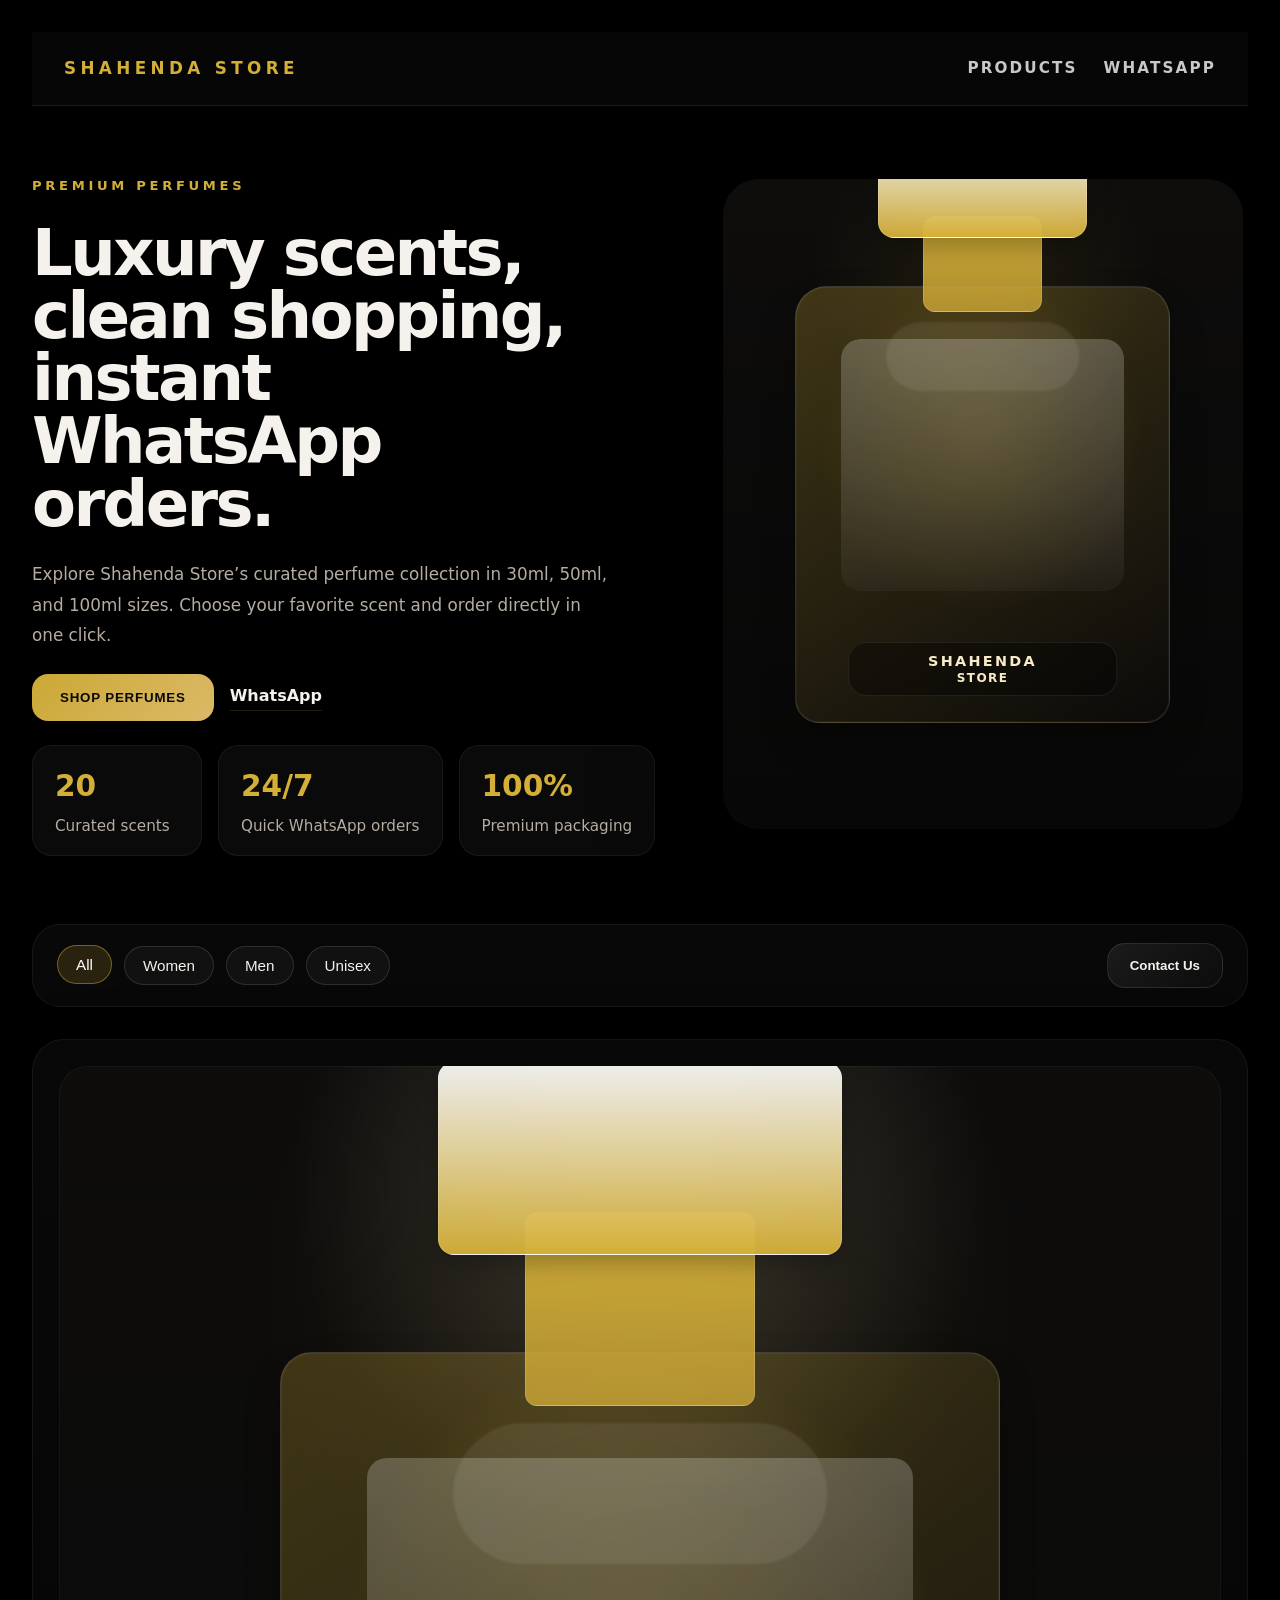
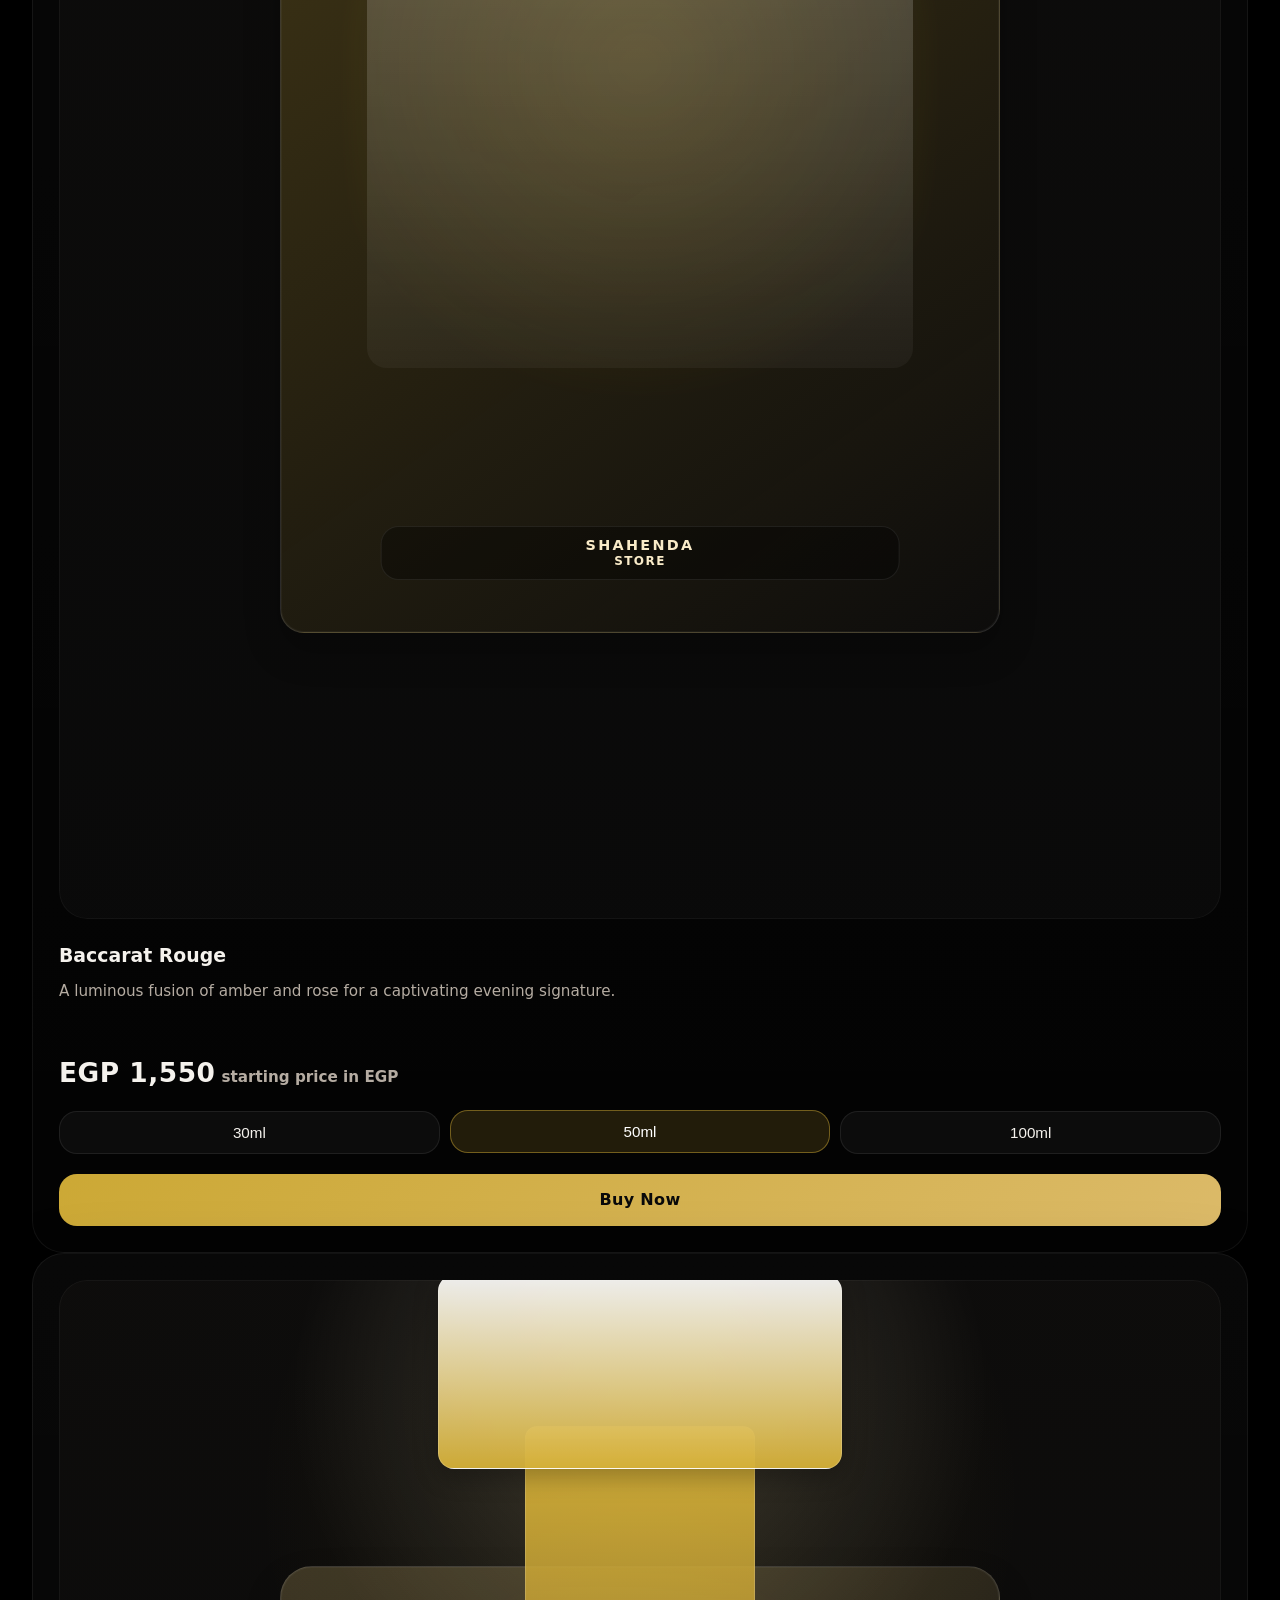
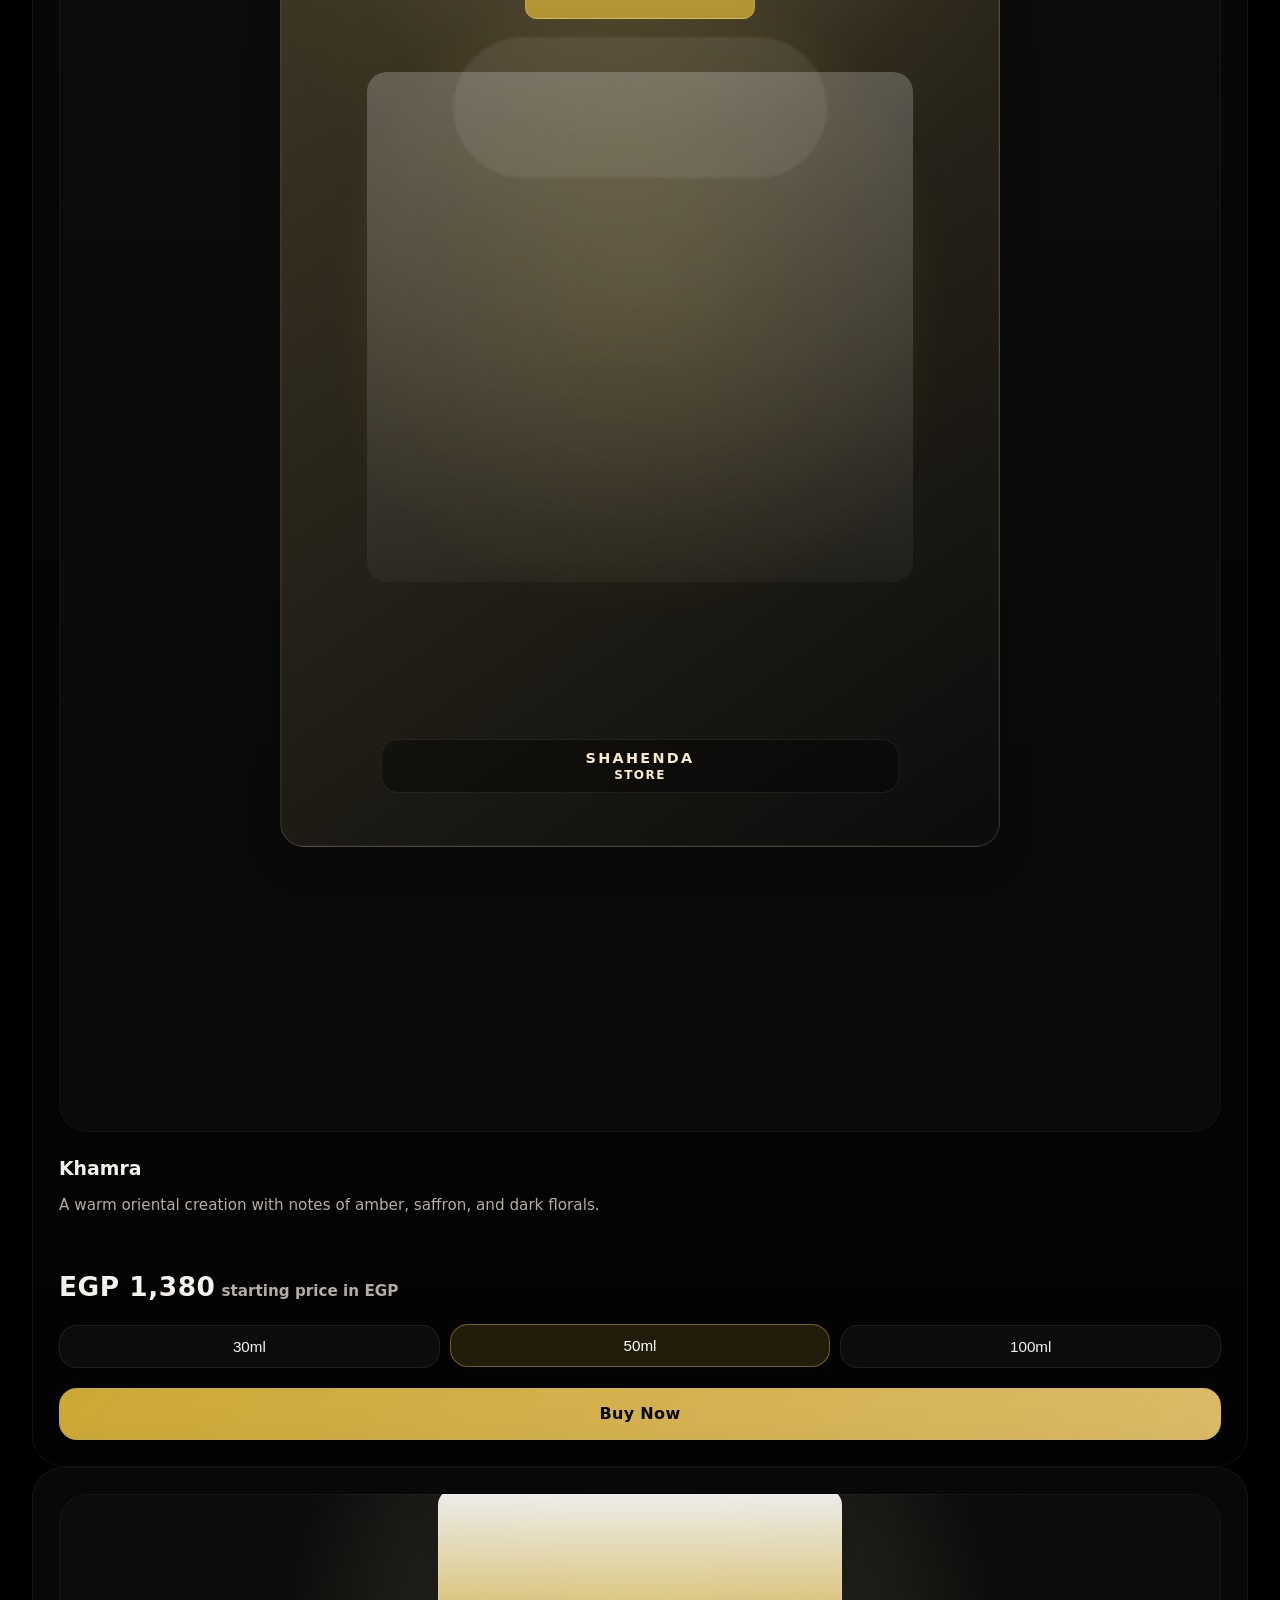
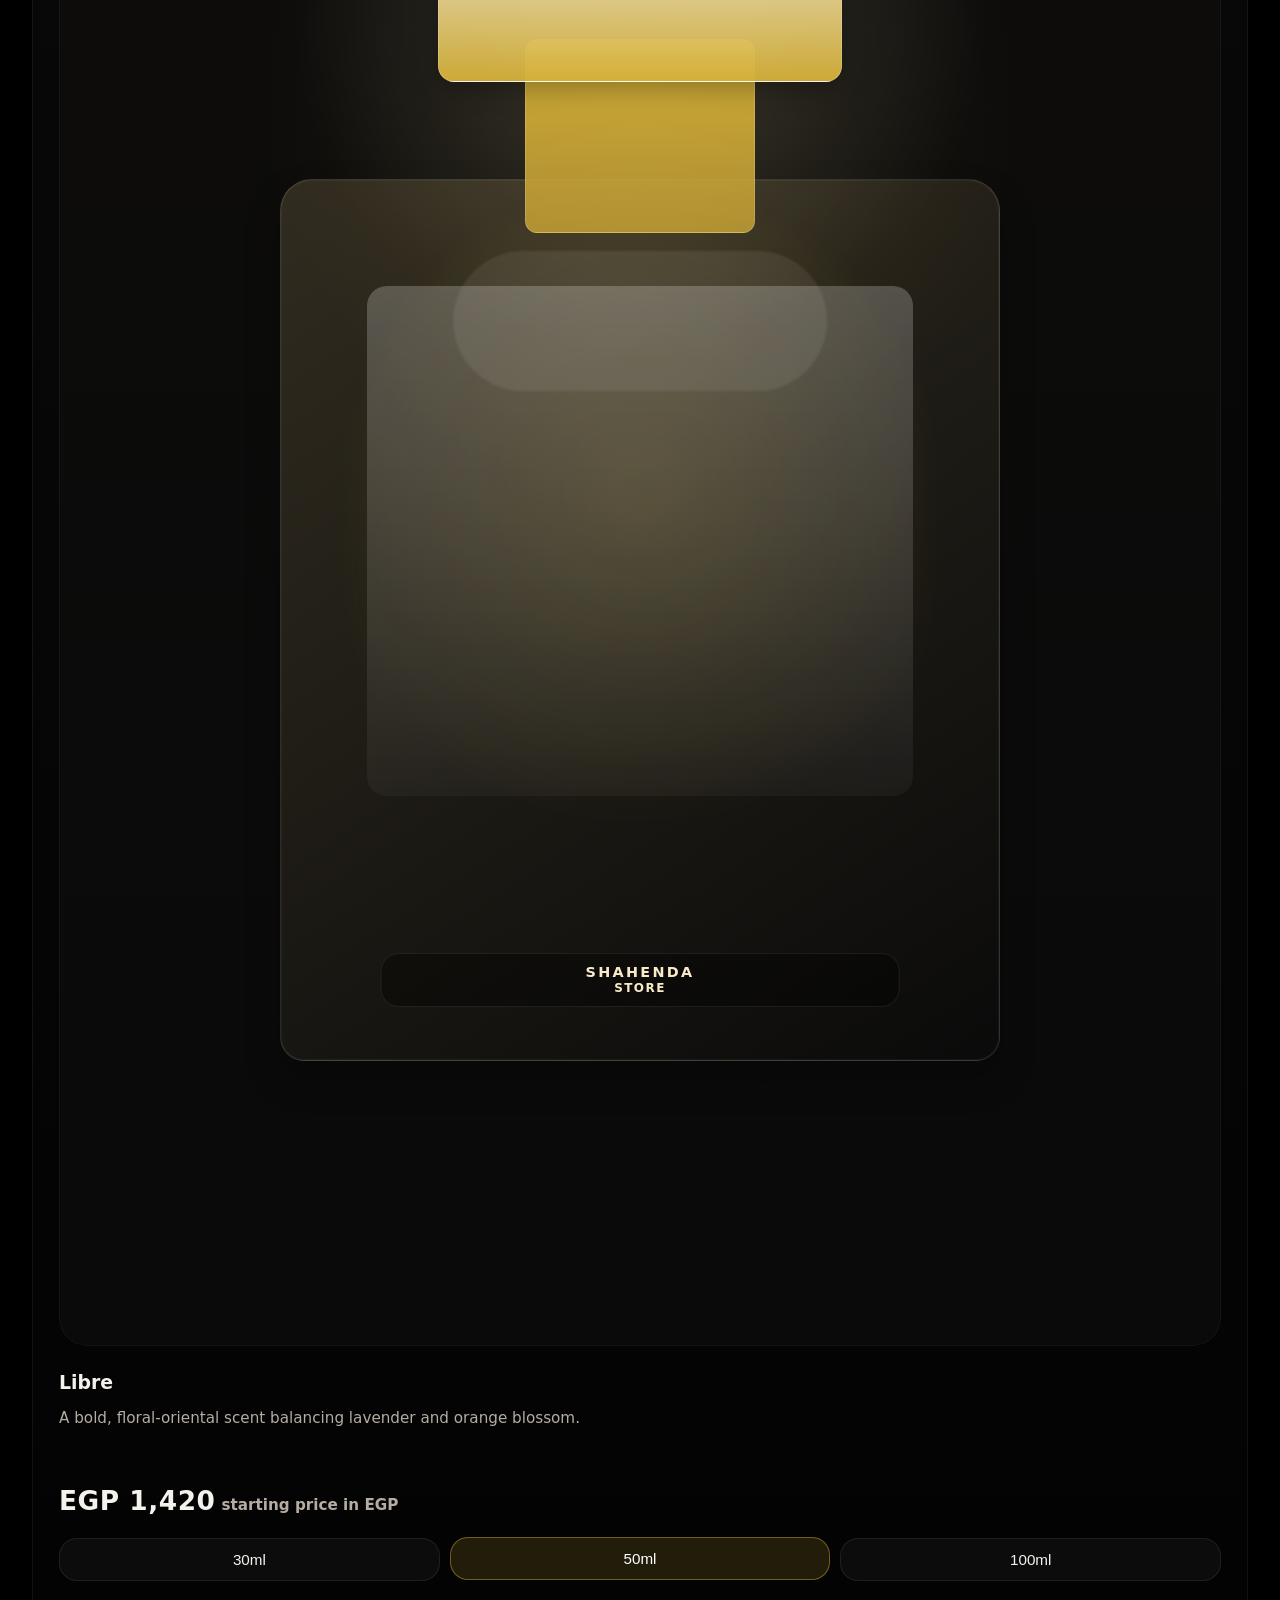
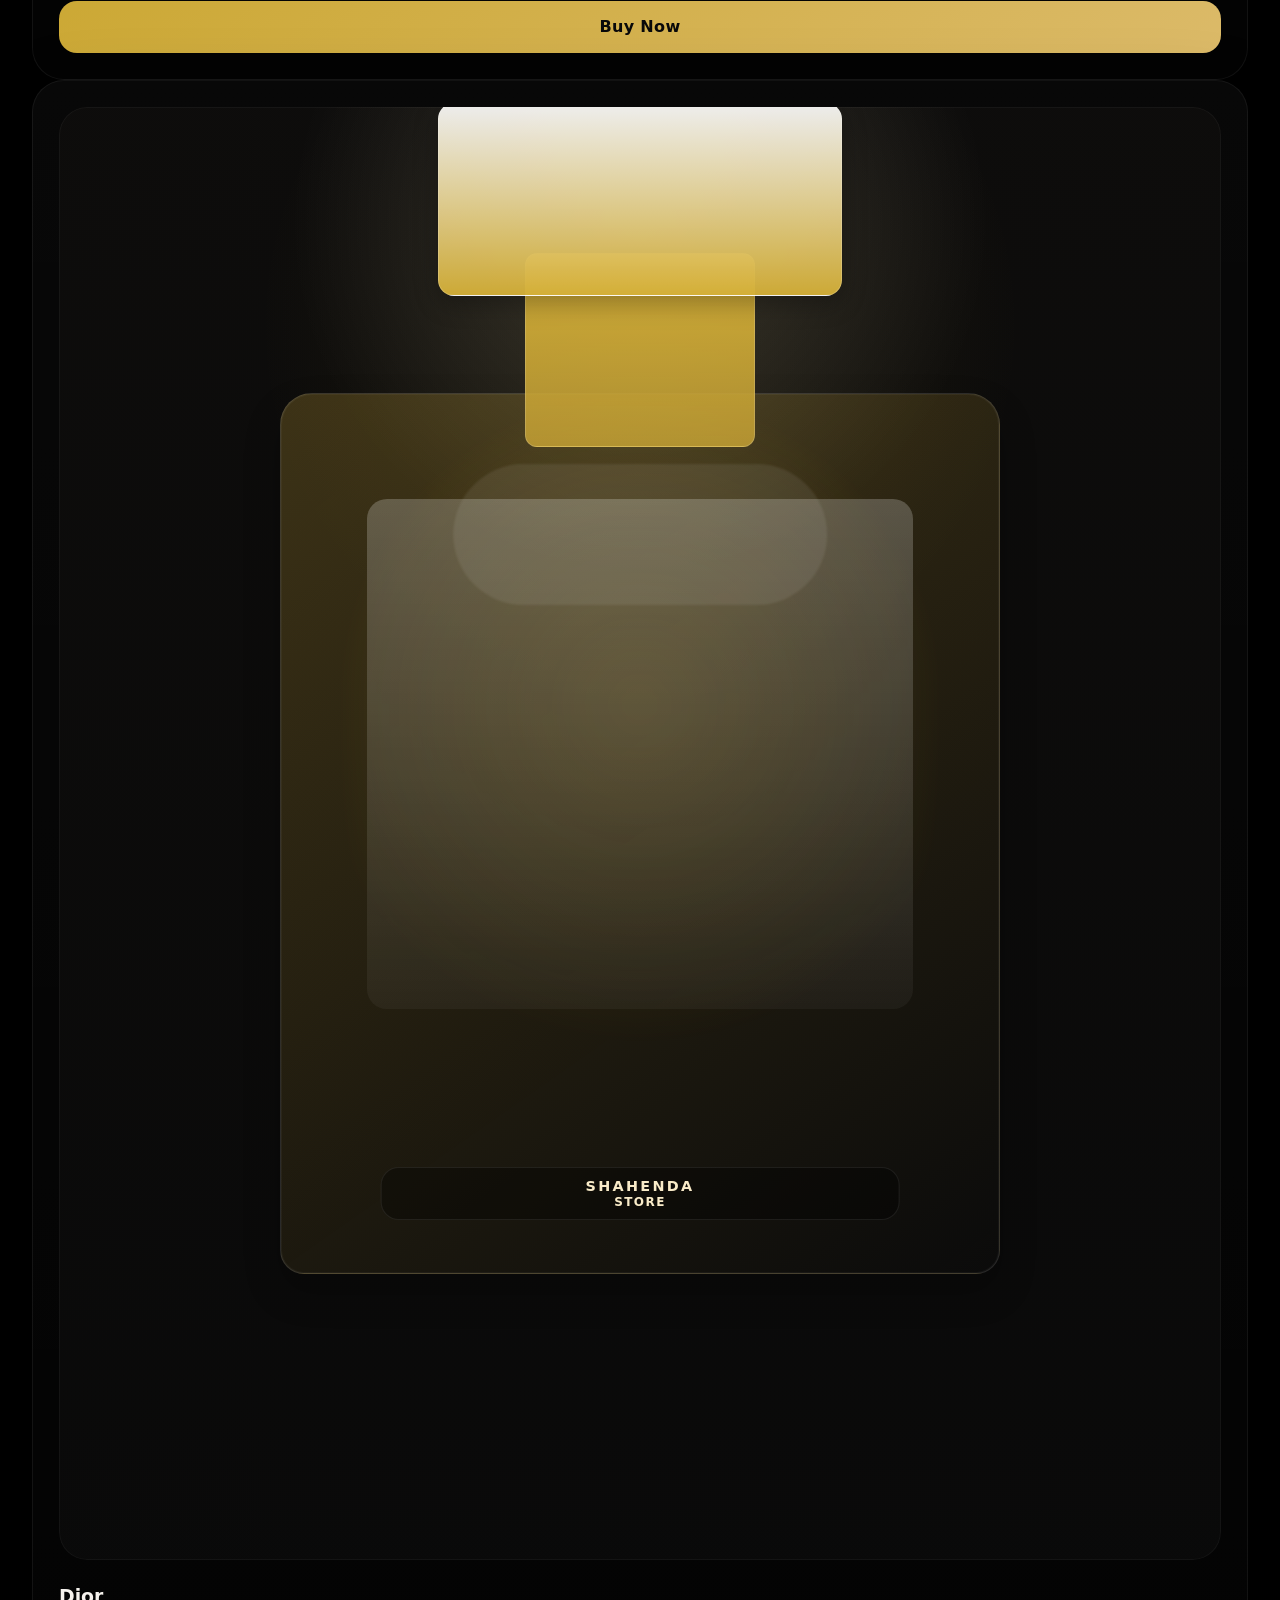
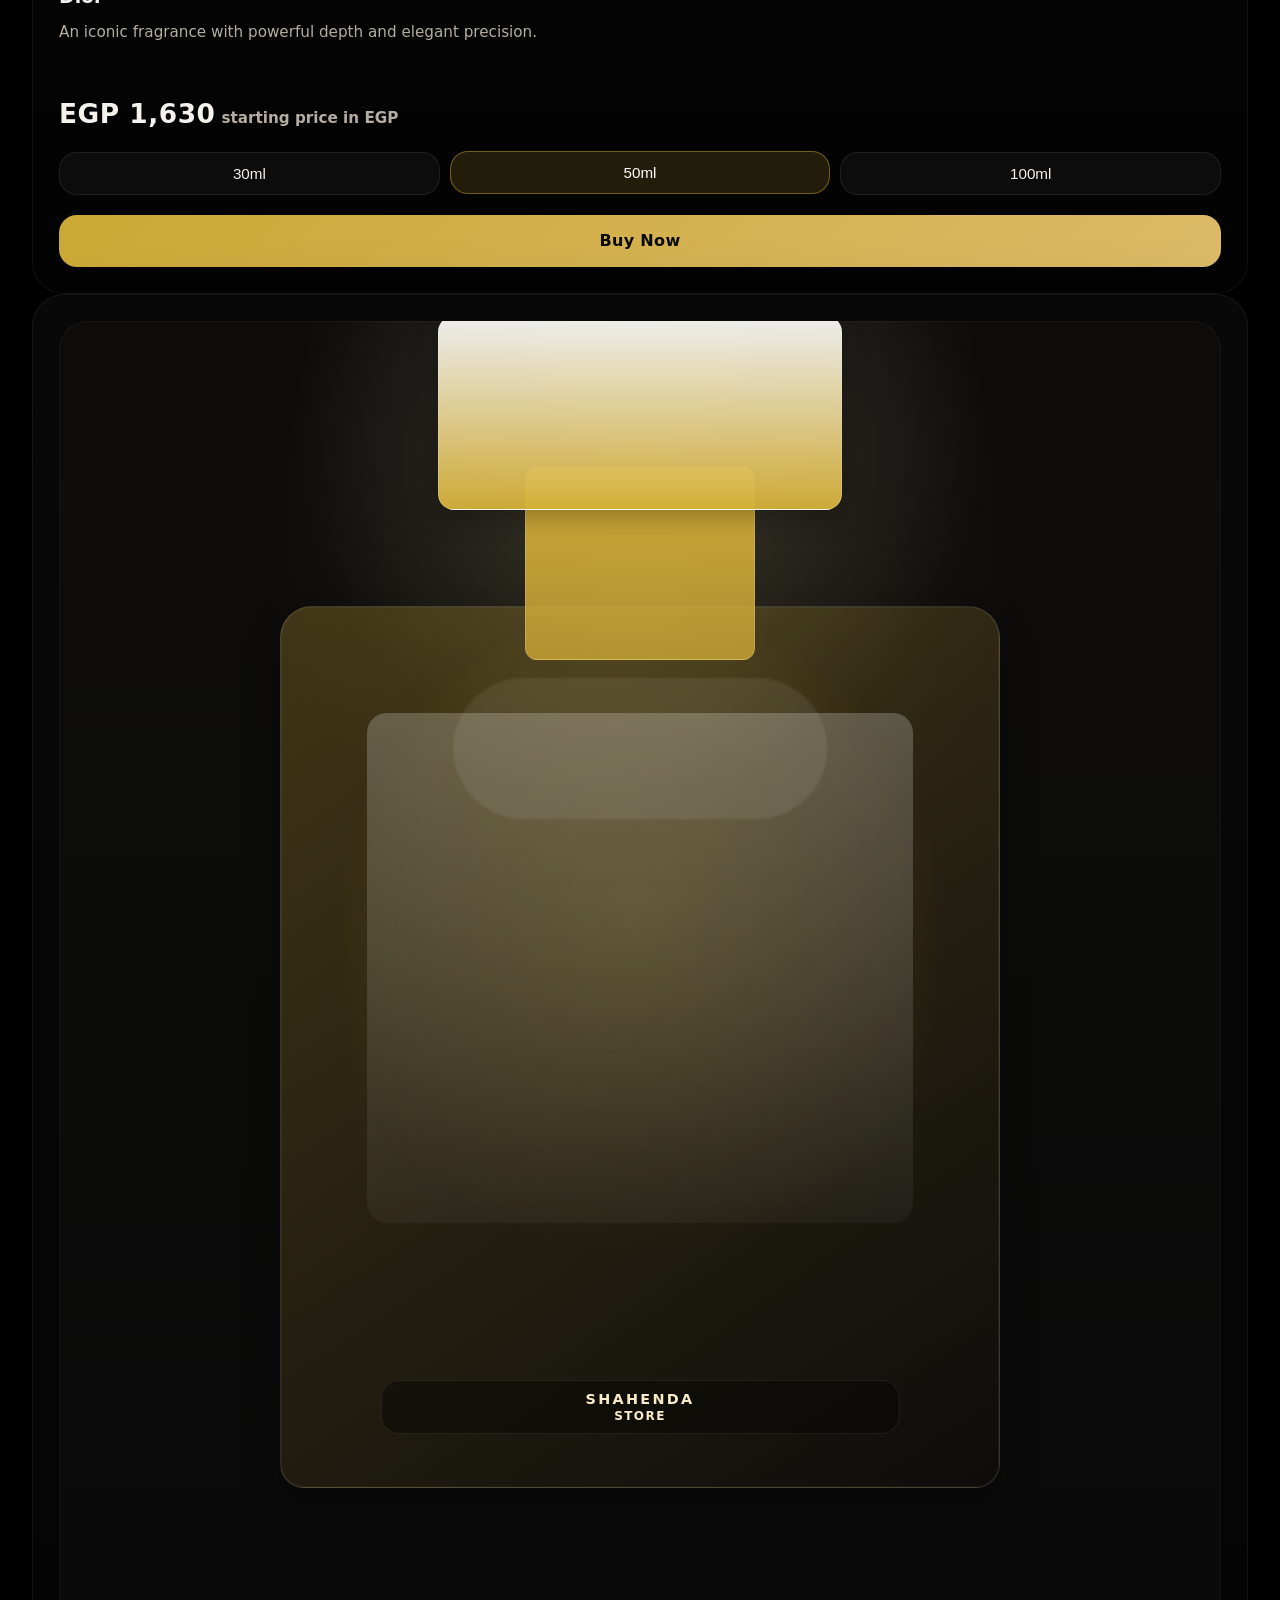
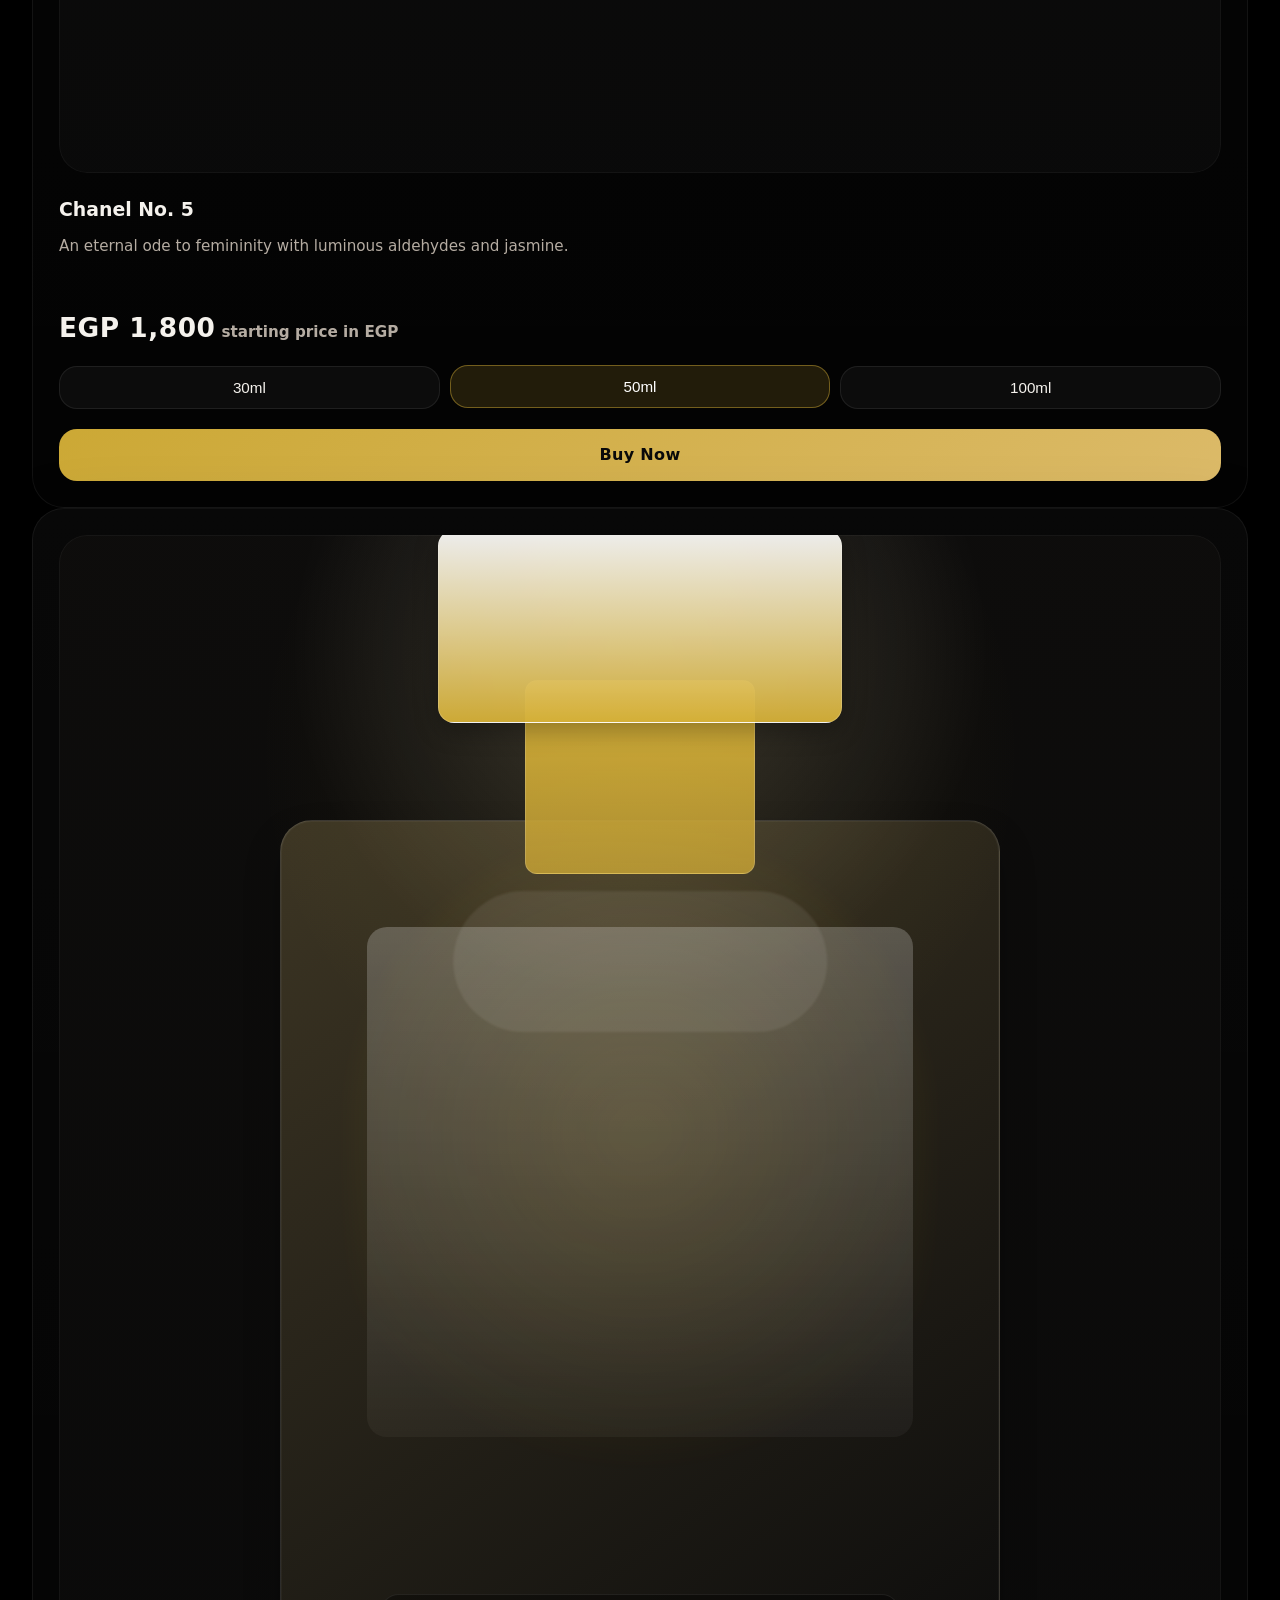
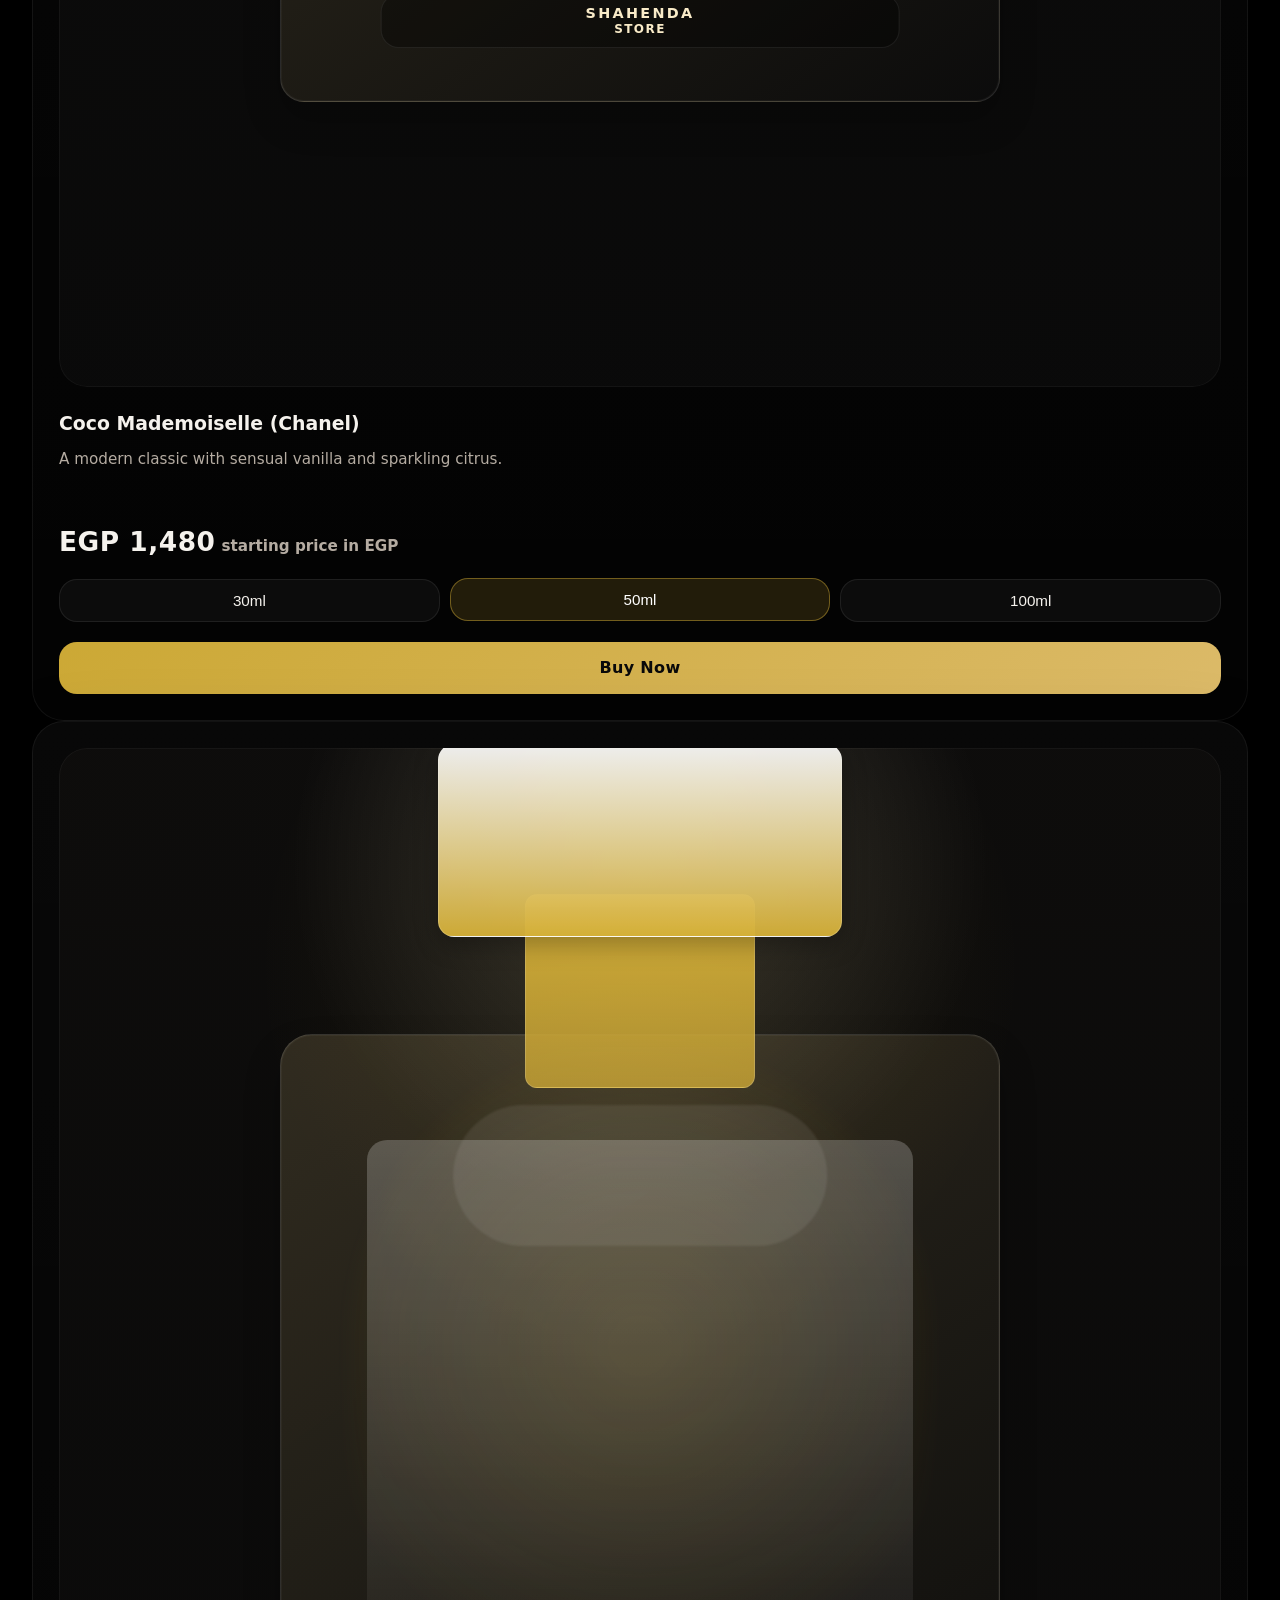
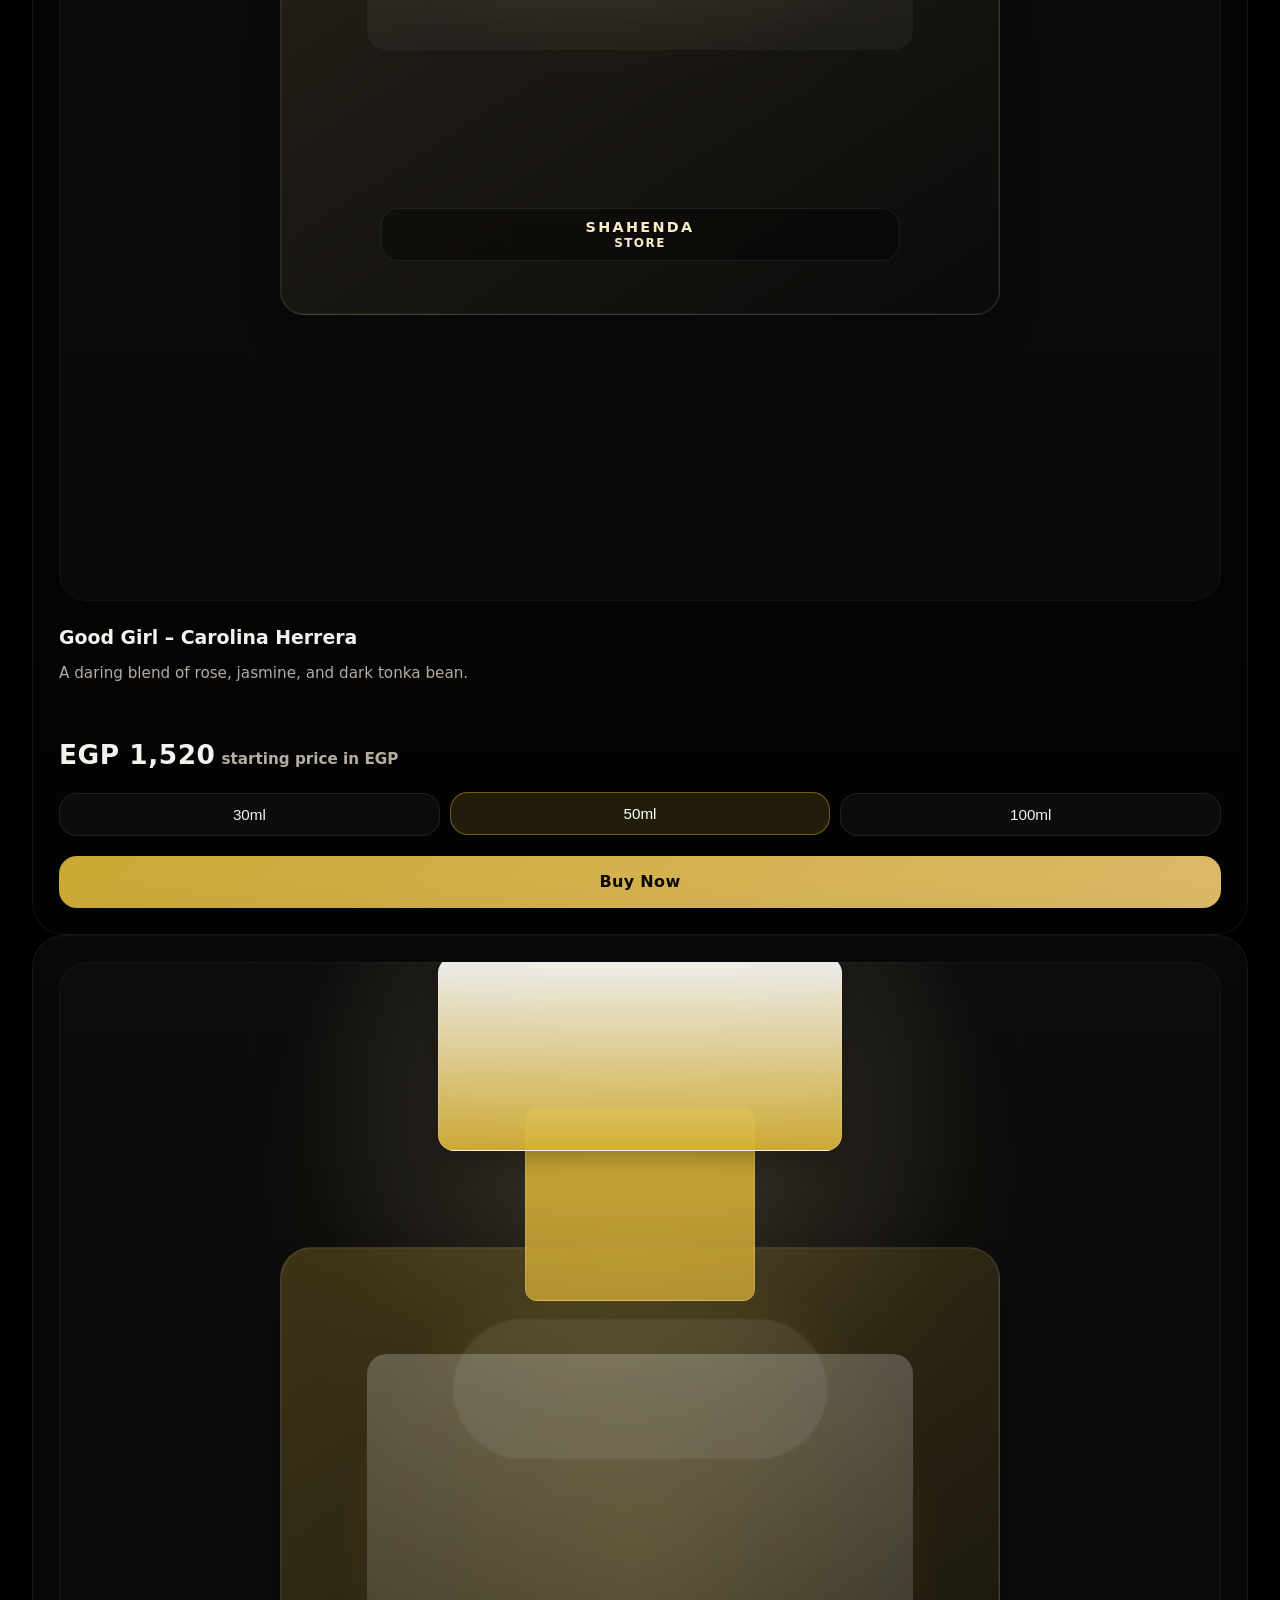
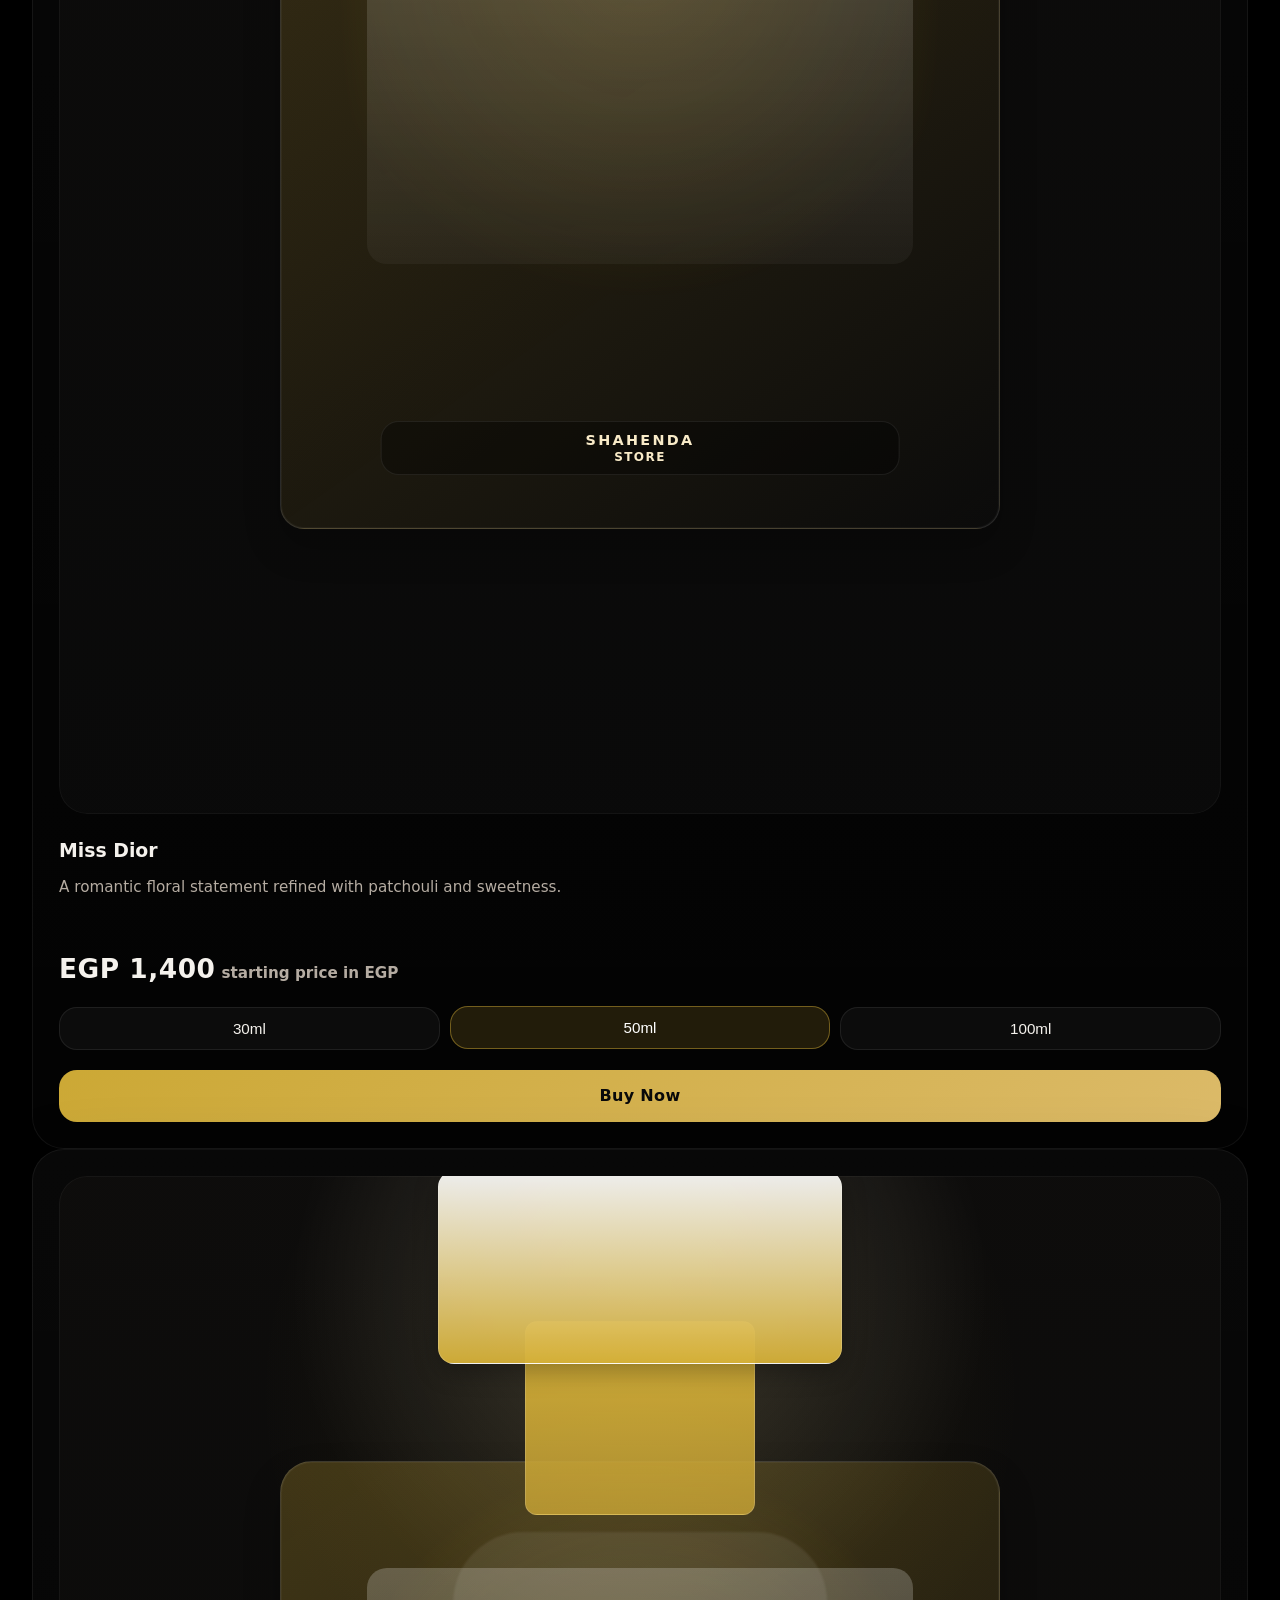
<file: Index.html>
<!DOCTYPE html>
<html lang="en">
<head>
  <meta charset="UTF-8" />
  <meta name="viewport" content="width=device-width, initial-scale=1.0" />
  <title></title>
  <style>
    :root {
      color-scheme: dark;
      --bg: #070707;
      --panel: rgba(20, 20, 20, 0.94);
      --panel-soft: rgba(255, 255, 255, 0.05);
      --text: #f5f2ed;
      --muted: #b5aca2;
      --accent: #d4af37;
      --accent-soft: rgba(212, 175, 55, 0.15);
      --shadow: 0 28px 80px rgba(0, 0, 0, 0.24);
      --radius: 28px;
      --transition: 260ms ease;
    }

    * {
      box-sizing: border-box;
      margin: 0;
      padding: 0;
    }

    html, body {
      min-height: 100%;
      background: #000;
      color: var(--text);
      font-family: Inter, ui-sans-serif, system-ui, -apple-system, BlinkMacSystemFont, "Segoe UI", sans-serif;
      line-height: 1.5;
    }

    body {
      padding: 32px;
      background-color: #000;
    }

    ::selection {
      background: transparent;
      color: inherit;
    }

    .page {
      max-width: 1320px;
      margin: 0 auto;
      display: grid;
      gap: 32px;
    }

    .site-header {
      display: flex;
      justify-content: space-between;
      align-items: center;
      padding: 24px 32px;
      border-bottom: 1px solid rgba(255,255,255,0.08);
      gap: 16px;
      position: sticky;
      top: 0;
      background: rgba(7,7,7,0.94);
      backdrop-filter: blur(14px);
      z-index: 30;
    }

    .site-header .brand-name {
      letter-spacing: 0.26em;
      color: var(--accent);
      font-weight: 700;
      font-size: 1.05rem;
      text-transform: uppercase;
    }

    .site-header nav {
      display: flex;
      gap: 26px;
      align-items: center;
      flex-wrap: wrap;
    }

    .site-header nav a {
      color: rgba(255,255,255,0.78);
      text-decoration: none;
      font-size: 0.95rem;
      font-weight: 600;
      letter-spacing: 0.14em;
      text-transform: uppercase;
      transition: color var(--transition);
    }

    .site-header nav a:hover {
      color: #fff;
    }

    .hero {
      display: grid;
      grid-template-columns: minmax(0, 1.2fr) minmax(420px, 1fr);
      gap: 48px;
      align-items: center;
      min-height: 560px;
      padding: 36px 0;
    }

    .hero-copy {
      display: grid;
      gap: 24px;
    }

    .hero-copy .eyebrow {
      color: var(--accent);
      letter-spacing: 0.28em;
      font-size: 0.82rem;
      text-transform: uppercase;
      font-weight: 700;
    }

    .hero-copy h1 {
      font-size: clamp(3rem, 5vw, 5.8rem);
      line-height: 0.98;
      letter-spacing: -0.04em;
      max-width: 12ch;
    }

    .hero-copy p {
      color: var(--muted);
      max-width: 36rem;
      font-size: 1.05rem;
      line-height: 1.8;
    }

    .hero-actions {
      display: flex;
      flex-wrap: wrap;
      gap: 16px;
      align-items: center;
    }

    .hero-button {
      border: none;
      cursor: pointer;
      padding: 16px 28px;
      border-radius: 16px;
      background: linear-gradient(135deg, rgba(212,175,55,0.96), rgba(255,216,121,0.86));
      color: #09090a;
      font-weight: 800;
      letter-spacing: 0.06em;
      text-transform: uppercase;
      transition: transform var(--transition), box-shadow var(--transition);
    }

    .hero-button:hover {
      transform: translateY(-2px);
      box-shadow: 0 20px 40px rgba(212,175,55,0.24);
    }

    .hero-link {
      color: var(--text);
      font-weight: 700;
      text-decoration: none;
      border-bottom: 1px solid rgba(212,175,55,0.16);
      padding-bottom: 2px;
    }

    .hero-actions a {
      align-self: center;
    }

    .hero-art {
      display: grid;
      place-items: center;
      min-height: 500px;
      position: relative;
    }

    .hero-art::before {
      content: "";
      position: absolute;
      inset: 0;
      border-radius: 32px;
      background: radial-gradient(circle at 50% 35%, rgba(212,175,55,0.12), transparent 28%);
      pointer-events: none;
    }

    .hero-art .card-visual {
      width: 100%;
      max-width: 520px;
      min-height: 620px;
      border-radius: 36px;
      background: linear-gradient(180deg, rgba(14, 13, 12, 1), rgba(7, 7, 7, 1));
      box-shadow: 0 48px 120px rgba(0,0,0,0.42);
    }

    .hero-art .icon-stage {
      width: 72%;
      height: 82%;
    }

    .hero-art .bottle-cap,
    .hero-art .bottle-neck,
    .hero-art .bottle-base {
      transition: transform var(--transition), box-shadow var(--transition);
    }

    .hero-art:hover .bottle-cap {
      transform: translateY(-4px);
    }

    .hero-art:hover .bottle-base {
      transform: translateY(-3px);
    }

    @media (max-width: 980px) {
      .hero {
        grid-template-columns: 1fr;
      }
      .hero-art {
        min-height: 420px;
      }
      .hero-art .card-visual {
        min-height: 520px;
      }
    }

    @media (max-width: 720px) {
      body {
        padding: 20px;
      }
      .page {
        gap: 24px;
      }
      .site-header {
        padding: 18px 20px;
      }
      .hero {
        gap: 24px;
      }
      .hero-copy h1 {
        font-size: 3.5rem;
      }
    }

    .brand {
      display: grid;
      gap: 14px;
      max-width: 560px;
    }

    .brand h1 {
      font-size: clamp(2.5rem, 4vw, 4rem);
      letter-spacing: 0.18em;
      text-transform: uppercase;
      line-height: 1;
    }

    .brand p {
      color: var(--muted);
      font-size: 1rem;
      max-width: 38rem;
    }

    .kpi {
      display: flex;
      flex-wrap: wrap;
      gap: 16px;
    }

    .kpi-item {
      min-width: 170px;
      padding: 18px 22px;
      border-radius: 20px;
      background: rgba(255,255,255,0.04);
      border: 1px solid rgba(255,255,255,0.06);
      text-align: left;
    }

    .kpi-item span {
      display: block;
      font-size: 1.85rem;
      color: var(--accent);
      font-weight: 700;
    }

    .kpi-item small {
      color: var(--muted);
      font-size: 0.95rem;
      display: block;
      margin-top: 6px;
    }

    .toolbar {
      display: grid;
      grid-template-columns: minmax(0, 1fr) auto;
      gap: 18px;
      align-items: center;
      padding: 18px 24px;
      border-radius: var(--radius);
      background: rgba(255,255,255,0.03);
      border: 1px solid rgba(255,255,255,0.06);
      box-shadow: 0 20px 50px rgba(0,0,0,0.14);
      backdrop-filter: blur(16px);
    }

    .filters {
      display: flex;
      flex-wrap: wrap;
      gap: 12px;
    }

    .filter-pill {
      padding: 10px 18px;
      border-radius: 999px;
      border: 1px solid rgba(255,255,255,0.12);
      background: rgba(255,255,255,0.04);
      color: var(--text);
      cursor: pointer;
      transition: transform var(--transition), border-color var(--transition), background var(--transition);
      font-size: 0.95rem;
    }

    .filter-pill.active {
      border-color: rgba(212,175,55,0.45);
      background: rgba(212,175,55,0.16);
      color: #fff;
      transform: translateY(-1px);
    }

    .contact-btn {
      padding: 14px 22px;
      border-radius: 18px;
      border: 1px solid rgba(255,255,255,0.1);
      background: linear-gradient(135deg, rgba(255,255,255,0.08), rgba(255,255,255,0.02));
      color: var(--text);
      cursor: pointer;
      font-weight: 700;
      transition: transform var(--transition), border-color var(--transition), background var(--transition);
      white-space: nowrap;
    }

    .contact-btn:hover {
      transform: translateY(-1px);
      border-color: rgba(212,175,55,0.35);
      background: rgba(255,255,255,0.08);
    }

    .empty-state {
      grid-column: 1 / -1;
      color: var(--muted);
      text-align: center;
      font-size: 1rem;
      padding: 36px 0;
    }

    .overlay {
      position: fixed;
      inset: 0;
      background: rgba(0,0,0,0.75);
      display: none;
      align-items: center;
      justify-content: center;
      z-index: 50;
      padding: 20px;
      backdrop-filter: blur(6px);
    }

    .overlay.open {
      display: flex;
    }

    .modal {
      width: min(520px, 100%);
      border-radius: 28px;
      background: rgba(15, 15, 15, 0.98);
      border: 1px solid rgba(255,255,255,0.08);
      box-shadow: 0 36px 90px rgba(0,0,0,0.45);
      overflow: hidden;
    }

    .modal-header {
      padding: 26px 28px 16px;
      border-bottom: 1px solid rgba(255,255,255,0.06);
    }

    .modal-header h3 {
      font-size: 1.5rem;
      margin-bottom: 6px;
      letter-spacing: 0.02em;
    }

    .modal-header p {
      color: var(--muted);
      font-size: 0.96rem;
    }

    .modal-body {
      padding: 24px 28px 28px;
      display: grid;
      gap: 18px;
    }

    .modal-body label {
      font-size: 0.92rem;
      color: var(--muted);
      display: block;
      margin-bottom: 6px;
    }

    .modal-body input,
    .modal-body select {
      width: 100%;
      background: rgba(255,255,255,0.04);
      border: 1px solid rgba(255,255,255,0.1);
      color: var(--text);
      padding: 14px 16px;
      border-radius: 18px;
      font-size: 1rem;
      outline: none;
    }

    .modal-body .option-group {
      display: flex;
      gap: 10px;
      flex-wrap: wrap;
    }

    .modal-body .option-group button {
      flex: 1 1 calc(50% - 10px);
      min-width: 140px;
      padding: 14px 16px;
      border: 1px solid rgba(255,255,255,0.1);
      border-radius: 18px;
      background: rgba(255,255,255,0.04);
      color: var(--text);
      cursor: pointer;
      transition: border-color var(--transition), background var(--transition);
    }

    .modal-body .option-group button.active {
      background: rgba(212,175,55,0.16);
      border-color: rgba(212,175,55,0.45);
      color: #fff;
    }

    .discount-block {
      display: grid;
      gap: 10px;
    }

    .pricing-summary {
      display: grid;
      gap: 8px;
      padding: 16px 18px;
      border-radius: 20px;
      background: rgba(255,255,255,0.04);
      border: 1px solid rgba(255,255,255,0.08);
    }

    .pricing-summary span {
      display: block;
      color: var(--muted);
      font-size: 0.95rem;
    }

    .old-price {
      color: rgba(255,255,255,0.75);
      text-decoration: line-through;
      font-size: 0.95rem;
    }

    .new-price {
      color: #fff;
      font-size: 1.15rem;
      font-weight: 700;
    }

    .modal-actions {
      display: flex;
      flex-wrap: wrap;
      gap: 12px;
      justify-content: flex-end;
      margin-top: 6px;
    }

    .modal-actions button {
      padding: 14px 18px;
      border-radius: 18px;
      border: none;
      cursor: pointer;
      font-weight: 700;
      transition: transform var(--transition), box-shadow var(--transition);
    }

    .modal-actions .cancel-btn {
      background: rgba(255,255,255,0.06);
      color: var(--text);
    }

    .modal-actions .complete-btn {
      background: linear-gradient(135deg, rgba(212,175,55,0.96), rgba(255,216,121,0.86));
      color: #09090a;
    }

    .modal-actions button:hover {
      transform: translateY(-1px);
    }

    .modal-footer {
      border-top: 1px solid rgba(255,255,255,0.06);
      padding: 16px 28px;
      color: var(--muted);
      font-size: 0.95rem;
    }

    @media (max-width: 880px) {
      body {
        padding: 20px;
      }
      header {
        padding: 24px;
      }
      .toolbar {
        grid-template-columns: 1fr;
      }
      .modal-body .option-group button {
        flex: 1 1 100%;
      }
    }

    @media (max-width: 640px) {
      .sizes {
        gap: 8px;
      }
      .sizes button {
        flex: 1 1 46%;
      }
    }

    .card {
      position: relative;
      overflow: hidden;
      border-radius: 32px;
      border: 1px solid rgba(255,255,255,0.06);
      padding: 26px;
      background: linear-gradient(180deg, rgba(255,255,255,0.03), rgba(255,255,255,0.01));
      box-shadow: var(--shadow);
      transition: transform var(--transition), border-color var(--transition), box-shadow var(--transition);
    }

    .card:hover {
      transform: translateY(-6px);
      border-color: rgba(212,175,55,0.35);
      box-shadow: 0 36px 90px rgba(0,0,0,0.32);
    }

    .card::before {
      content: "";
      position: absolute;
      inset: 0;
      pointer-events: none;
      background: radial-gradient(circle at top right, rgba(212,175,55,0.08), transparent 28%),
                  radial-gradient(circle at bottom left, rgba(255,255,255,0.06), transparent 18%);
      opacity: 0;
      transition: opacity var(--transition);
    }

    .card:hover::before {
      opacity: 1;
    }

    .card-visual {
      position: relative;
      width: 100%;
      aspect-ratio: 4 / 5;
      border-radius: 28px;
      overflow: hidden;
      margin-bottom: 22px;
      background: radial-gradient(circle at 50% 8%, rgba(255,255,255,0.14), transparent 24%),
                  linear-gradient(180deg, rgba(14, 13, 12, 0.96), rgba(10, 10, 10, 0.96));
      display: grid;
      place-items: center;
      box-shadow: inset 0 0 0 1px rgba(255,255,255,0.04);
    }

    .card-visual::before {
      content: "";
      position: absolute;
      inset: 0;
      background: radial-gradient(circle at 50% 15%, rgba(212,175,55,0.14), transparent 28%);
      opacity: 0.7;
      pointer-events: none;
    }

    .icon-stage {
      position: relative;
      width: 62%;
      height: 74%;
      display: grid;
      place-items: center;
      z-index: 1;
    }

    .icon-glow {
      position: absolute;
      inset: 10%;
      border-radius: 999px;
      background: radial-gradient(circle at 50% 35%, rgba(212,175,55,0.18), transparent 55%);
      filter: blur(14px);
      pointer-events: none;
    }

    .bottle {
      position: relative;
      width: 100%;
      height: 100%;
      display: grid;
      align-items: center;
      justify-items: center;
    }

    .bottle-cap {
      position: absolute;
      top: -18%;
      width: 56%;
      height: 18%;
      border-radius: 16px;
      background: linear-gradient(180deg, rgba(255,255,255,0.92), rgba(212,175,55,0.96));
      border: 1px solid rgba(255,255,255,0.18);
      box-shadow: 0 8px 24px rgba(0,0,0,0.28);
      z-index: 3;
    }

    .bottle-neck {
      position: absolute;
      top: -4%;
      width: 32%;
      height: 18%;
      border-radius: 12px;
      background: linear-gradient(180deg, rgba(212,175,55,0.98), rgba(205,168,55,0.8));
      border: 1px solid rgba(255,255,255,0.16);
      z-index: 2;
    }

    .bottle-base {
      position: relative;
      width: 100%;
      height: 82%;
      border-radius: 32px 32px 24px 24px;
      background: linear-gradient(180deg, rgba(20,18,16,0.95), rgba(40,34,28,0.98));
      border: 1px solid rgba(255,255,255,0.12);
      box-shadow: 0 18px 36px rgba(0,0,0,0.24), inset 0 0 0 1px rgba(255,255,255,0.04);
      overflow: hidden;
    }

    .bottle-base::before {
      content: "";
      position: absolute;
      inset: 12% 12% 30% 12%;
      border-radius: 20px;
      background: linear-gradient(180deg, rgba(255,255,255,0.22), rgba(255,255,255,0.04));
      mix-blend-mode: screen;
      pointer-events: none;
    }

    .bottle-base::after {
      content: "";
      position: absolute;
      left: 50%;
      top: 8%;
      width: 52%;
      height: 16%;
      transform: translateX(-50%);
      border-radius: 999px;
      background: rgba(255,255,255,0.08);
      filter: blur(1px);
      pointer-events: none;
    }

    .bottle-label {
      position: absolute;
      bottom: 14%;
      left: 50%;
      transform: translateX(-50%);
      width: 72%;
      padding: 10px 12px;
      border-radius: 18px;
      background: rgba(0,0,0,0.34);
      border: 1px solid rgba(255,255,255,0.08);
      text-align: center;
      color: #f9ebc8;
      font-size: 0.75rem;
      font-weight: 700;
      letter-spacing: 0.12em;
      text-transform: uppercase;
      z-index: 2;
      line-height: 1.2;
    }

    .bottle-label strong {
      display: block;
      font-size: 0.9rem;
      letter-spacing: 0.16em;
    }

    .card-title {
      font-size: 1.18rem;
      font-weight: 700;
      margin-bottom: 10px;
    }

    .card-subtitle {
      color: var(--muted);
      font-size: 0.95rem;
      line-height: 1.65;
      min-height: 3.7em;
      margin-bottom: 18px;
    }

    .price {
      display: inline-flex;
      align-items: baseline;
      gap: 6px;
      font-weight: 700;
      margin-bottom: 18px;
    }

    .price span {
      font-size: 1.65rem;
      letter-spacing: 0.02em;
    }

    .price small {
      color: var(--muted);
      font-size: 0.95rem;
    }

    .sizes {
      display: flex;
      flex-wrap: wrap;
      gap: 10px;
      margin-bottom: 20px;
    }

    .sizes button {
      flex: 1 1 calc(33.333% - 8px);
      min-width: 88px;
      background: rgba(255,255,255,0.04);
      border: 1px solid rgba(255,255,255,0.08);
      color: var(--text);
      padding: 12px 14px;
      border-radius: 18px;
      cursor: pointer;
      transition: transform var(--transition), border-color var(--transition), background var(--transition), color var(--transition);
      font-size: 0.95rem;
    }

    .sizes button.active {
      background: rgba(212,175,55,0.15);
      border-color: rgba(212,175,55,0.45);
      color: #fff;
      transform: translateY(-1px);
    }

    .sizes button:hover {
      border-color: rgba(212,175,55,0.28);
    }

    .buy {
      display: inline-flex;
      width: 100%;
      justify-content: center;
      align-items: center;
      gap: 10px;
      padding: 14px 18px;
      border: none;
      border-radius: 18px;
      background: linear-gradient(135deg, rgba(212,175,55,0.96), rgba(255,216,121,0.86));
      color: #09090a;
      font-weight: 700;
      letter-spacing: 0.02em;
      cursor: pointer;
      text-decoration: none;
      transition: transform var(--transition), box-shadow var(--transition);
    }

    .buy:hover {
      transform: translateY(-2px);
      box-shadow: 0 18px 38px rgba(212,175,55,0.26);
    }

    .footer-note {
      text-align: center;
      color: var(--muted);
      font-size: 0.94rem;
      padding: 14px 8px;
    }

    @media (max-width: 880px) {
      body {
        padding: 20px;
      }
      header {
        padding: 24px;
      }
    }

    @media (max-width: 640px) {
      .sizes {
        gap: 8px;
      }
      .sizes button {
        flex: 1 1 46%;
      }
    }
  </style>
</head>
<body>
  <section class="page">
    <header class="site-header">
      <div class="brand-name">Shahenda Store</div>
      <nav>
        <a href="#productGrid">Products</a>
        <a href="https://wa.me/201110511138" target="_blank">WhatsApp</a>
      </nav>
    </header>

    <section class="hero">
      <div class="hero-copy">
        <p class="eyebrow">Premium perfumes</p>
        <h1>Luxury scents, clean shopping, instant WhatsApp orders.</h1>
        <p>Explore Shahenda Store’s curated perfume collection in 30ml, 50ml, and 100ml sizes. Choose your favorite scent and order directly in one click.</p>
        <div class="hero-actions">
          <button class="hero-button" id="heroShopBtn">Shop Perfumes</button>
          <a class="hero-link" href="https://wa.me/201110511138" target="_blank">WhatsApp</a>
        </div>
        <div class="kpi">
          <div class="kpi-item">
            <span>20</span>
            <small>Curated scents</small>
          </div>
          <div class="kpi-item">
            <span>24/7</span>
            <small>Quick WhatsApp orders</small>
          </div>
          <div class="kpi-item">
            <span>100%</span>
            <small>Premium packaging</small>
          </div>
        </div>
      </div>
      <div class="hero-art">
        <div class="card-visual" aria-hidden="true">
          <div class="icon-stage">
            <div class="icon-glow"></div>
            <div class="bottle">
              <div class="bottle-cap"></div>
              <div class="bottle-neck"></div>
              <div class="bottle-base" style="background: linear-gradient(145deg, rgba(212,175,55,0.26), rgba(30,26,22,0.16)); border: 1px solid rgba(255,255,255,0.12); box-shadow: 0 18px 36px rgba(0,0,0,0.24), inset 0 0 0 1px rgba(255,255,255,0.04);"></div>
              <div class="bottle-label"><strong>SHAHENDA</strong>STORE</div>
            </div>
          </div>
        </div>
      </div>
    </section>

    <div class="toolbar">
      <div class="filters" id="filterGroup"></div>
      <button type="button" class="contact-btn" id="contactBtn">Contact Us</button>
    </div>

    <div class="grid" id="productGrid"></div>

    <div class="footer-note">All products redirect to WhatsApp for a seamless luxury order experience.</div>
  </section>

  <div class="overlay" id="orderOverlay" aria-hidden="true">
    <div class="modal" role="dialog" aria-modal="true" aria-labelledby="orderTitle">
      <div class="modal-header">
        <h3 id="orderTitle">Complete your order</h3>
        <p>Finish your luxury purchase and send it instantly via WhatsApp.</p>
      </div>
      <div class="modal-body">
        <div>
          <label for="orderProduct">Product</label>
          <input id="orderProduct" type="text" readonly />
        </div>
        <div>
          <label for="orderSize">Size</label>
          <input id="orderSize" type="text" readonly />
        </div>
        <div>
          <label for="orderPrice">Price</label>
          <input id="orderPrice" type="text" readonly />
        </div>
        <div>
          <label for="orderAddress">Delivery address</label>
          <input id="orderAddress" type="text" placeholder="Enter your address" />
        </div>
        <div>
          <label>Bottle type</label>
          <div class="option-group" id="bottleOptions">
            <button type="button" class="active" data-type="Original Bottle">Original Bottle</button>
            <button type="button" data-type="Refill / Inspired Version">Refill / Inspired</button>
          </div>
        </div>
        <div class="discount-block">
          <div>
            <label for="discountCode">Enter Discount Code</label>
            <input id="discountCode" type="text" placeholder="Enter discount code" autocomplete="off" />
          </div>
          <div class="pricing-summary">
            <span class="old-price" id="orderOldPrice"></span>
            <span class="new-price" id="orderNewPrice"></span>
          </div>
        </div>
        <div class="modal-actions">
          <button type="button" class="cancel-btn" id="cancelOrder">Cancel</button>
          <button type="button" class="complete-btn" id="completeOrder">Complete Order</button>
        </div>
      </div>
      <div class="modal-footer">Your details are used only to place the order via WhatsApp.</div>
    </div>
  </div>

  <script>
    const number = '201110511138';
    const categories = ['All', 'Women', 'Men', 'Unisex'];
    const products = [
      {name: 'Baccarat Rouge', price: 1550, category: 'Unisex', desc: 'A luminous fusion of amber and rose for a captivating evening signature.'},
      {name: 'Khamra', price: 1380, category: 'Women', desc: 'A warm oriental creation with notes of amber, saffron, and dark florals.'},
      {name: 'Libre', price: 1420, category: 'Women', desc: 'A bold, floral-oriental scent balancing lavender and orange blossom.'},
      {name: 'Dior', price: 1630, category: 'Unisex', desc: 'An iconic fragrance with powerful depth and elegant precision.'},
      {name: 'Chanel No. 5', price: 1800, category: 'Women', desc: 'An eternal ode to femininity with luminous aldehydes and jasmine.'},
      {name: 'Coco Mademoiselle (Chanel)', price: 1480, category: 'Women', desc: 'A modern classic with sensual vanilla and sparkling citrus.'},
      {name: 'Good Girl – Carolina Herrera', price: 1520, category: 'Women', desc: 'A daring blend of rose, jasmine, and dark tonka bean.'},
      {name: 'Miss Dior', price: 1400, category: 'Women', desc: 'A romantic floral statement refined with patchouli and sweetness.'},
      {name: 'Valentino', price: 1460, category: 'Women', desc: 'A luxurious oriental spicy fragrance with velvet petals and woods.'},
      {name: 'Black Opium (YSL)', price: 1470, category: 'Women', desc: 'A seductive coffee-floral fragrance with addictive gourmand accents.'},
      {name: 'La Vie Est Belle (Lancôme)', price: 1390, category: 'Women', desc: 'A luminous, elegant blend of iris, patchouli, and praline.'},
      {name: 'Dior Sauvage', price: 1490, category: 'Men', desc: 'A fresh, rugged scent charged with bergamot and spicy amberwood.'},
      {name: 'Bleu de Chanel', price: 1500, category: 'Men', desc: 'A refined woody aromatic scent crafted for modern confidence.'},
      {name: 'Acqua di Giò', price: 1320, category: 'Men', desc: 'A breezy aquatic masterpiece radiating Mediterranean freshness.'},
      {name: 'Rasasi Hawas for Him', price: 1280, category: 'Men', desc: 'A bold blend of citrus, spices, and exotic woods for striking charm.'},
      {name: 'One Million', price: 1310, category: 'Men', desc: 'A lavish, spicy-golden fragrance with leather and amber allure.'},
      {name: '212', price: 1240, category: 'Men', desc: 'A sleek urban aroma that balances freshness with city energy.'},
      {name: 'Bad Boy', price: 1330, category: 'Men', desc: 'A dark, striking scent built with black and white pepper and tonka.'},
      {name: 'Jean Paul', price: 1290, category: 'Men', desc: 'A charismatic fragrance with cedarwood, orange blossom and woods.'},
      {name: 'Stronger With You', price: 1360, category: 'Men', desc: 'A warm, intimate blend of vanilla, chestnut, and spicy lavender.'}
    ];

    const grid = document.getElementById('productGrid');
    const filterGroup = document.getElementById('filterGroup');
    const contactBtn = document.getElementById('contactBtn');
    const overlay = document.getElementById('orderOverlay');
    const orderProduct = document.getElementById('orderProduct');
    const orderSize = document.getElementById('orderSize');
    const orderPrice = document.getElementById('orderPrice');
    const orderOldPrice = document.getElementById('orderOldPrice');
    const orderNewPrice = document.getElementById('orderNewPrice');
    const orderAddress = document.getElementById('orderAddress');
    const discountCodeInput = document.getElementById('discountCode');
    const bottleOptions = document.getElementById('bottleOptions');
    const cancelOrder = document.getElementById('cancelOrder');
    const completeOrder = document.getElementById('completeOrder');

    const sizeMultipliers = {
      '30ml': 0.75,
      '50ml': 1,
      '100ml': 1.8
    };

    let activeCategory = 'All';
    let activeProduct = null;
    let activeSize = '50ml';
    let activeBottleType = 'Original Bottle';
    let activePrice = 0;
    let activeDiscountCode = '';

    function formatPrice(value) {
      return `EGP ${value.toLocaleString('en-US')}`;
    }

    function getVisualGradient(index) {
      const palettes = [
        'linear-gradient(145deg, rgba(212,175,55,0.26), rgba(30,26,22,0.16))',
        'linear-gradient(145deg, rgba(255,223,138,0.2), rgba(19,18,18,0.2))',
        'linear-gradient(145deg, rgba(238,210,140,0.16), rgba(12,12,12,0.18))',
        'linear-gradient(145deg, rgba(215,175,60,0.24), rgba(15,15,15,0.18))'
      ];
      return palettes[index % palettes.length];
    }

    function renderFilters() {
      filterGroup.innerHTML = '';
      categories.forEach((category) => {
        const pill = document.createElement('button');
        pill.type = 'button';
        pill.textContent = category;
        pill.className = `filter-pill${category === activeCategory ? ' active' : ''}`;
        pill.addEventListener('click', () => {
          if (activeCategory === category) return;
          activeCategory = category;
          filterProducts(category);
        });
        filterGroup.appendChild(pill);
      });
    }

    function filterProducts(category) {
      activeCategory = category;
      renderFilters();
      const filtered = category === 'All' ? products : products.filter((product) => product.category === category);
      grid.innerHTML = '';
      if (!filtered.length) {
        const message = document.createElement('p');
        message.className = 'empty-state';
        message.textContent = 'No fragrances found for this category yet.';
        grid.appendChild(message);
        return;
      }
      filtered.forEach((product, index) => grid.appendChild(createCard(product, index)));
    }

    function updateDiscountPreview() {
      activeDiscountCode = discountCodeInput.value.trim();
      const discountApplied = activeDiscountCode.toLowerCase() === 'sosha';
      const finalValue = discountApplied ? Math.round(activePrice * 0.7) : activePrice;
      orderOldPrice.textContent = discountApplied ? formatPrice(activePrice) : '';
      orderNewPrice.textContent = formatPrice(finalValue);
      orderPrice.value = formatPrice(activePrice);
      if (discountApplied) {
        orderOldPrice.style.display = 'block';
      } else {
        orderOldPrice.style.display = 'none';
      }
    }

    function openOrderModal(product, size, price) {
      activeProduct = product;
      activeSize = size;
      activePrice = price;
      activeDiscountCode = '';
      orderProduct.value = product;
      orderSize.value = size;
      orderPrice.value = formatPrice(price);
      orderOldPrice.textContent = '';
      orderOldPrice.style.display = 'none';
      orderNewPrice.textContent = formatPrice(price);
      orderAddress.value = '';
      orderAddress.style.borderColor = 'rgba(255,255,255,0.1)';
      discountCodeInput.value = '';
      activeBottleType = 'Original Bottle';
      bottleOptions.querySelectorAll('button').forEach((button) => {
        button.classList.toggle('active', button.dataset.type === activeBottleType);
      });
      overlay.classList.add('open');
      overlay.setAttribute('aria-hidden', 'false');
    }

    function closeModal() {
      overlay.classList.remove('open');
      overlay.setAttribute('aria-hidden', 'true');
    }

    function createCard(product, index) {
      const sizes = ['30ml', '50ml', '100ml'];
      const defaultSize = '50ml';
      const card = document.createElement('article');
      card.className = 'card';
      card.innerHTML = `
        <div class="card-visual" aria-hidden="true">
          <div class="icon-stage">
            <div class="icon-glow"></div>
            <div class="bottle">
              <div class="bottle-cap"></div>
              <div class="bottle-neck"></div>
              <div class="bottle-base" style="background: ${getVisualGradient(index)};
                border: 1px solid rgba(255,255,255,0.12);
                box-shadow: 0 18px 36px rgba(0,0,0,0.24), inset 0 0 0 1px rgba(255,255,255,0.04);
              "></div>
              <div class="bottle-label"><strong>SHAHENDA</strong>STORE</div>
            </div>
          </div>
        </div>
        <div class="card-body">
          <h2 class="card-title">${product.name}</h2>
          <p class="card-subtitle">${product.desc}</p>
          <div class="price"><span>${formatPrice(product.price)}</span><small>starting price in EGP</small></div>
          <div class="sizes" role="radiogroup" aria-label="Size selector for ${product.name}"></div>
          <a class="buy" href="#" data-product="${encodeURIComponent(product.name)}" data-size="${defaultSize}" data-price="${Math.round(product.price * sizeMultipliers[defaultSize])}">Buy Now</a>
        </div>
      `;

      const sizeContainer = card.querySelector('.sizes');
      sizes.forEach((size) => {
        const button = document.createElement('button');
        button.type = 'button';
        button.textContent = size;
        button.dataset.size = size;
        button.className = size === defaultSize ? 'active' : '';
        button.addEventListener('click', () => {
          card.querySelectorAll('.sizes button').forEach((btn) => btn.classList.remove('active'));
          button.classList.add('active');
          const buyLink = card.querySelector('.buy');
          buyLink.dataset.size = size;
          buyLink.dataset.price = Math.round(product.price * sizeMultipliers[size]);
        });
        sizeContainer.appendChild(button);
      });

      const buyButton = card.querySelector('.buy');
      buyButton.addEventListener('click', (event) => {
        event.preventDefault();
        const productName = decodeURIComponent(buyButton.dataset.product);
        const size = buyButton.dataset.size;
        const price = parseInt(buyButton.dataset.price, 10);
        openOrderModal(productName, size, price);
      });

      return card;
    }

    function calculateFinalPrice() {
      const discountApplied = activeDiscountCode.toLowerCase() === 'sosha';
      return discountApplied ? Math.round(activePrice * 0.7) : activePrice;
    }

    function sendWhatsAppOrder() {
      const address = orderAddress.value.trim();
      if (!address) {
        orderAddress.focus();
        orderAddress.style.borderColor = 'rgba(212,175,55,0.7)';
        return;
      }
      activeDiscountCode = discountCodeInput.value.trim();
      const finalPrice = calculateFinalPrice();
      const discountText = activeDiscountCode ? activeDiscountCode : 'None';
      const message = `Hello, I want to order ${activeProduct} - ${activeSize} - ${activeBottleType} - Address: ${address} - Discount: ${discountText} - Final Price: ${formatPrice(finalPrice)}`;
      const url = `https://wa.me/${number}?text=${encodeURIComponent(message)}`;
      window.open(url, '_blank');
      closeModal();
    }

    discountCodeInput.addEventListener('input', updateDiscountPreview);

    renderFilters();
    filterProducts(activeCategory);

    contactBtn.addEventListener('click', () => {
      window.open(`https://wa.me/${number}`, '_blank');
    });

    document.getElementById('heroShopBtn').addEventListener('click', () => {
      document.getElementById('productGrid').scrollIntoView({ behavior: 'smooth', block: 'start' });
    });

    orderAddress.addEventListener('input', () => {
      orderAddress.style.borderColor = 'rgba(255,255,255,0.1)';
    });

    bottleOptions.addEventListener('click', (event) => {
      if (event.target.tagName !== 'BUTTON') return;
      bottleOptions.querySelectorAll('button').forEach((button) => button.classList.remove('active'));
      event.target.classList.add('active');
      activeBottleType = event.target.dataset.type;
    });

    cancelOrder.addEventListener('click', closeModal);
    completeOrder.addEventListener('click', sendWhatsAppOrder);
    overlay.addEventListener('click', (event) => {
      if (event.target === overlay) closeModal();
    });
  </script>
</body>
</html>
</file>
